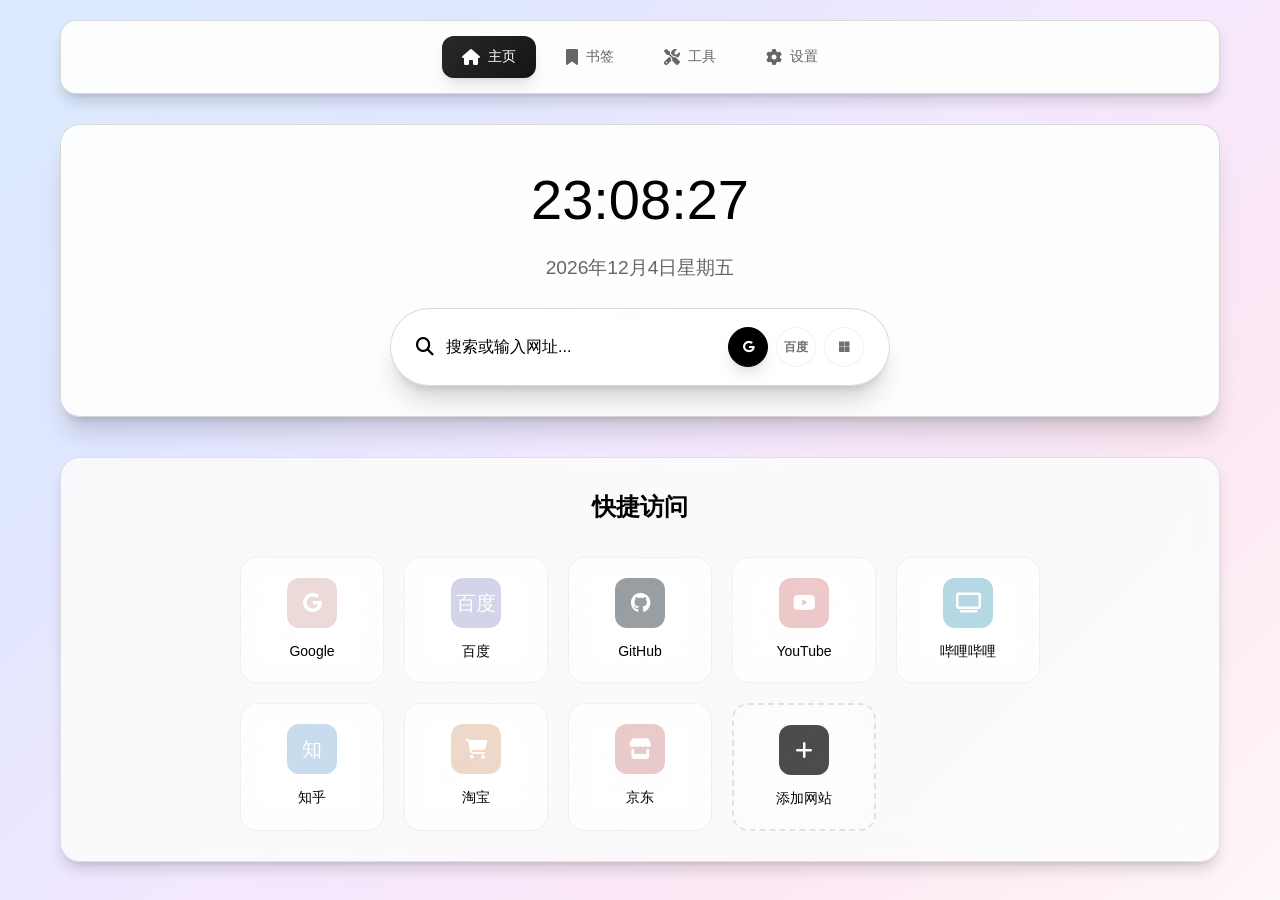
<file: index.html>
<!DOCTYPE html>
<html lang="zh-CN">
<head>
    <meta charset="UTF-8">
    <meta name="viewport" content="width=device-width, initial-scale=1.0">
    <title>New Tab</title>
    <!-- 网站图标 -->
    <link rel="icon" href="icon.png" type="image/png">
    <!-- 分布式CSS文件 -->
    <link rel="stylesheet" href="css/base.css">
    <link rel="stylesheet" href="css/navigation.css">
    <link rel="stylesheet" href="css/home.css">
    <link rel="stylesheet" href="css/pages.css">
    <link href="https://cdnjs.cloudflare.com/ajax/libs/font-awesome/6.4.0/css/all.min.css" rel="stylesheet">
</head>
<body>
    <div class="container">
        <!-- 顶部导航栏 -->
        <nav class="navbar">
            <div class="nav-buttons">
                <button class="nav-btn active" data-section="home">
                    <i class="fas fa-home"></i>
                    <span>主页</span>
                </button>
                <button class="nav-btn" data-section="bookmarks">
                    <i class="fas fa-bookmark"></i>
                    <span>书签</span>
                </button>
                <button class="nav-btn" data-section="tools">
                    <i class="fas fa-tools"></i>
                    <span>工具</span>
                </button>
                <button class="nav-btn" data-section="settings">
                    <i class="fas fa-cog"></i>
                    <span>设置</span>
                </button>
            </div>
        </nav>

        <!-- 主页内容 -->
        <div class="section active" id="home">
            <!-- 时间显示和搜索区域 -->
            <div class="time-display">
                <div class="time" id="current-time">00:00:00</div>
                <div class="date" id="current-date">2024年1月1日 星期一</div>
                <!-- 搜索区域 -->
                <div class="search-container">
                    <div class="search-box">
                        <i class="fas fa-search search-icon"></i>
                        <input type="text" id="search-input" placeholder="搜索或输入网址...">
                        <div class="search-engines">
                            <button class="engine-btn active" data-engine="google">
                                <i class="fab fa-google"></i>
                            </button>
                            <button class="engine-btn" data-engine="baidu">
                                百度
                            </button>
                            <button class="engine-btn" data-engine="bing">
                                <i class="fab fa-microsoft"></i>
                            </button>
                        </div>
                    </div>
                </div>
            </div>

            <!-- 快捷网址 -->
            <div class="quick-links">
                <h3>快捷访问</h3>
                <div class="links-grid">
                    <a href="https://www.google.com" class="link-card">
                        <div class="link-icon">
                            <i class="fab fa-google"></i>
                        </div>
                        <span>Google</span>
                    </a>
                    <a href="https://www.baidu.com" class="link-card">
                        <div class="link-icon">
                            百度
                        </div>
                        <span>百度</span>
                    </a>
                    <a href="https://github.com" class="link-card">
                        <div class="link-icon">
                            <i class="fab fa-github"></i>
                        </div>
                        <span>GitHub</span>
                    </a>
                    <a href="https://www.youtube.com" class="link-card">
                        <div class="link-icon">
                            <i class="fab fa-youtube"></i>
                        </div>
                        <span>YouTube</span>
                    </a>
                    <a href="https://www.bilibili.com" class="link-card">
                        <div class="link-icon">
                            <i class="fas fa-tv"></i>
                        </div>
                        <span>哔哩哔哩</span>
                    </a>
                    <a href="https://www.zhihu.com" class="link-card">
                        <div class="link-icon">
                            知
                        </div>
                        <span>知乎</span>
                    </a>
                    <a href="https://www.taobao.com" class="link-card">
                        <div class="link-icon">
                            <i class="fas fa-shopping-cart"></i>
                        </div>
                        <span>淘宝</span>
                    </a>
                    <a href="https://www.jd.com" class="link-card">
                        <div class="link-icon">
                            <i class="fas fa-store"></i>
                        </div>
                        <span>京东</span>
                    </a>
                </div>
            </div>
        </div>

        <!-- 书签页面 -->
        <div class="section" id="bookmarks">
            <h2>我的书签</h2>
            <div class="bookmark-categories">
                <div class="bookmark-category">
                    <h3>工作</h3>
                    <div class="bookmark-list">
                        <a href="#" class="bookmark-item">
                            <i class="fas fa-briefcase"></i>
                            <span>工作邮箱</span>
                        </a>
                        <a href="#" class="bookmark-item">
                            <i class="fas fa-calendar"></i>
                            <span>项目管理</span>
                        </a>
                    </div>
                </div>
                <div class="bookmark-category">
                    <h3>学习</h3>
                    <div class="bookmark-list">
                        <a href="#" class="bookmark-item">
                            <i class="fas fa-book"></i>
                            <span>在线教程</span>
                        </a>
                        <a href="#" class="bookmark-item">
                            <i class="fas fa-code"></i>
                            <span>编程资源</span>
                        </a>
                    </div>
                </div>
                <div class="bookmark-category">
                    <h3>娱乐</h3>
                    <div class="bookmark-list">
                        <a href="#" class="bookmark-item">
                            <i class="fas fa-music"></i>
                            <span>音乐平台</span>
                        </a>
                        <a href="#" class="bookmark-item">
                            <i class="fas fa-gamepad"></i>
                            <span>游戏网站</span>
                        </a>
                    </div>
                </div>
            </div>
        </div>

        <!-- 工具页面 -->
        <div class="section" id="tools">
            <h2>实用工具</h2>
            <div class="tools-grid">
                <div class="tool-card">
                    <i class="fas fa-calculator"></i>
                    <h3>计算器</h3>
                    <p>简易计算器工具</p>
                </div>
                <div class="tool-card">
                    <i class="fas fa-clock"></i>
                    <h3>番茄钟</h3>
                    <p>专注时间管理</p>
                </div>
                <div class="tool-card">
                    <i class="fas fa-palette"></i>
                    <h3>取色器</h3>
                    <p>颜色选择工具</p>
                </div>
                <div class="tool-card">
                    <i class="fas fa-qrcode"></i>
                    <h3>二维码生成</h3>
                    <p>快速生成二维码</p>
                </div>
            </div>
        </div>

        <!-- 设置页面 -->
        <div class="section" id="settings">
            <div class="settings-container">
                <div class="setting-group expanded" data-group="appearance">
                    <h3>外观设置</h3>
                    <div class="setting-item">
                        <label>显示秒数</label>
                        <input type="checkbox" class="show-seconds" checked>
                    </div>
                    <div class="setting-item">
                        <label>时间格式</label>
                        <select class="time-format-selector">
                            <option value="24">24小时制</option>
                            <option value="12">12小时制</option>
                        </select>
                    </div>
                    <div class="setting-item">
                        <label>背景样式</label>
                        <select class="bg-selector">
                            <option value="gradient">渐变色</option>
                            <option value="solid">纯色</option>
                        </select>
                    </div>
                    <div class="setting-item color-picker-container" id="color-picker-container" style="display: none;">
                        <label>背景颜色</label>
                        <div class="color-picker-wrapper">
                            <div class="color-preview" id="color-preview"></div>
                            <input type="color" id="color-picker" class="color-picker-input" value="#f8fafc">
                            <div class="preset-colors" id="preset-colors">
                                <div class="preset-color" data-color="#f8fafc" style="background-color: #f8fafc;"></div>
                                <div class="preset-color" data-color="#ffffff" style="background-color: #ffffff;"></div>
                                <div class="preset-color" data-color="#f1f5f9" style="background-color: #f1f5f9;"></div>
                                <div class="preset-color" data-color="#e2e8f0" style="background-color: #e2e8f0;"></div>
                                <div class="preset-color" data-color="#cbd5e1" style="background-color: #cbd5e1;"></div>
                                <div class="preset-color" data-color="#94a3b8" style="background-color: #94a3b8;"></div>
                                <div class="preset-color" data-color="#64748b" style="background-color: #64748b;"></div>
                                <div class="preset-color" data-color="#475569" style="background-color: #475569;"></div>
                                <div class="preset-color" data-color="#334155" style="background-color: #334155;"></div>
                                <div class="preset-color" data-color="#1e293b" style="background-color: #1e293b;"></div>
                                <div class="preset-color" data-color="#0f172a" style="background-color: #0f172a;"></div>
                                <div class="preset-color" data-color="#3b82f6" style="background-color: #3b82f6;"></div>
                                <div class="preset-color" data-color="#10b981" style="background-color: #10b981;"></div>
                                <div class="preset-color" data-color="#f59e0b" style="background-color: #f59e0b;"></div>
                                <div class="preset-color" data-color="#ef4444" style="background-color: #ef4444;"></div>
                                <div class="preset-color" data-color="#8b5cf6" style="background-color: #8b5cf6;"></div>
                            </div>
                        </div>
                    </div>
                </div>
                <div class="setting-group expanded" data-group="functionality">
                    <h3>功能设置</h3>
                    <div class="setting-item">
                        <label>搜索引擎</label>
                        <select class="search-engine-selector">
                            <option value="google">Google</option>
                            <option value="baidu">百度</option>
                            <option value="bing">必应</option>
                            <option value="duckduckgo">DuckDuckGo</option>
                        </select>
                    </div>
                    <div class="setting-item">
                        <label>显示书签栏</label>
                        <input type="checkbox" class="show-bookmarks" checked>
                    </div>
                    <div class="setting-item">
                        <label>显示工具卡片</label>
                        <input type="checkbox" class="show-tools" checked>
                    </div>
                </div>
            </div>
        </div>
    </div>

    <!-- 分布式JavaScript文件 -->
    <script src="js/utils.js"></script>
    <script src="js/core.js"></script>
    <script src="js/navigation.js"></script>
    <script src="js/search.js"></script>
    <script src="js/time.js"></script>
    <script src="js/shortcuts.js"></script>
    <script src="js/bookmarks.js"></script>
    <script src="js/settings.js"></script>
</body>
</html>
</file>
<file: css/base.css>
/* 基础样式和变量定义 */
/* 全局重置和基础样式 */
* {
    margin: 0;
    padding: 0;
    box-sizing: border-box;
}

:root {
    /* 黑白配色方案 - 极简主义设计 */
    --brand-primary: #000000;        /* 主品牌色 - 纯黑 */
    --brand-secondary: #333333;      /* 辅助品牌色 - 深灰 */
    --brand-tertiary: #666666;       /* 第三级品牌色 - 中灰 */
    
    /* 中性色阶 - 黑白灰阶 */
    --neutral-50: #ffffff;
    --neutral-100: #f8f8f8;
    --neutral-200: #f0f0f0;
    --neutral-300: #e0e0e0;
    --neutral-400: #cccccc;
    --neutral-500: #999999;
    --neutral-600: #666666;
    --neutral-700: #444444;
    --neutral-800: #2a2a2a;
    --neutral-900: #1a1a1a;
    
    /* 语义色彩 - 黑白版本 */
    --success-50: #f8f8f8;
    --success-500: #333333;
    --success-600: #2a2a2a;
    --success-700: #1a1a1a;
    
    --warning-50: #ffffff;
    --warning-500: #000000;
    --warning-600: #333333;
    --warning-700: #1a1a1a;
    
    --error-50: #ffffff;
    --error-500: #000000;
    --error-600: #333333;
    --error-700: #1a1a1a;
    
    /* 黑白主题配色 - 极简设计 */
    --bg-primary: linear-gradient(135deg, #ffffff 0%, #f8f8f8 25%, #f0f0f0 50%, #e8e8e8 75%, #e0e0e0 100%);
    --bg-secondary: rgba(255, 255, 255, 0.9);
    --bg-card: rgba(255, 255, 255, 0.8);
    --bg-glass: rgba(255, 255, 255, 0.7);
    --bg-glass-light: rgba(255, 255, 255, 0.5);
    --bg-glass-strong: rgba(255, 255, 255, 0.9);
    --bg-surface: #ffffff;
    --bg-overlay: rgba(0, 0, 0, 0.08);
    
    /* 文本颜色 - 黑白对比 */
    --text-primary: #000000;         /* 主文本 - 纯黑 */
    --text-secondary: #333333;       /* 次要文本 - 深灰 */
    --text-tertiary: #666666;        /* 第三级文本 - 中灰 */
    --text-inverse: #ffffff;         /* 反色文本 - 纯白 */
    --text-muted: #999999;          /* 弱化文本 - 浅灰 */
    
    /* 边框和分割线 - 黑白灰 */
    --border-light: rgba(0, 0, 0, 0.1);
    --border-medium: rgba(0, 0, 0, 0.2);
    --border-strong: rgba(0, 0, 0, 0.3);
    --border-accent: rgba(0, 0, 0, 0.4);
    
    /* 阴影系统 - 黑白灰阴影 */
    --shadow-xs: 0 1px 2px 0 rgba(0, 0, 0, 0.1);
    --shadow-sm: 0 1px 3px 0 rgba(0, 0, 0, 0.15), 0 1px 2px -1px rgba(0, 0, 0, 0.15);
    --shadow-md: 0 4px 6px -1px rgba(0, 0, 0, 0.15), 0 2px 4px -2px rgba(0, 0, 0, 0.15);
    --shadow-lg: 0 10px 15px -3px rgba(0, 0, 0, 0.15), 0 4px 6px -4px rgba(0, 0, 0, 0.15);
    --shadow-xl: 0 20px 25px -5px rgba(0, 0, 0, 0.15), 0 8px 10px -6px rgba(0, 0, 0, 0.15);
    --shadow-2xl: 0 25px 50px -12px rgba(0, 0, 0, 0.25);
    --shadow-glass: 0 8px 32px rgba(0, 0, 0, 0.1);
    --shadow-colored: 0 10px 15px -3px rgba(0, 0, 0, 0.1), 0 4px 6px -4px rgba(0, 0, 0, 0.1);
    
    /* 交互状态色彩 - 黑白版本 */
    --accent-color: var(--brand-primary);
    --hover-color: var(--brand-secondary);
    --active-color: var(--brand-tertiary);
    --focus-color: var(--brand-primary);
    --success-color: var(--success-500);
    --warning-color: var(--warning-500);
    --error-color: var(--error-500);
    
    /* 玻璃态效果变量 - 黑白版本 */
    --glass-backdrop: blur(20px) saturate(0%);
    --glass-backdrop-light: blur(16px) saturate(0%);
    --glass-backdrop-strong: blur(28px) saturate(0%);
    --glass-border: 1px solid rgba(0, 0, 0, 0.1);
    --glass-border-light: 1px solid rgba(0, 0, 0, 0.05);
    --glass-border-strong: 1px solid rgba(0, 0, 0, 0.15);
    --glass-highlight: linear-gradient(135deg, rgba(255, 255, 255, 0.3) 0%, rgba(255, 255, 255, 0.1) 50%, rgba(255, 255, 255, 0.05) 100%);
    --glass-highlight-light: linear-gradient(135deg, rgba(255, 255, 255, 0.2) 0%, rgba(255, 255, 255, 0.05) 100%);
    --glass-highlight-strong: linear-gradient(135deg, rgba(255, 255, 255, 0.4) 0%, rgba(255, 255, 255, 0.15) 50%, rgba(255, 255, 255, 0.08) 100%);
}

body {
    font-family: 'SF Pro Display', -apple-system, BlinkMacSystemFont, 'Segoe UI', Roboto, sans-serif;
    background: var(--bg-primary);
    color: var(--text-primary);
    min-height: 100vh;
    overflow-x: hidden;
    line-height: 1.6;
}

.container {
    max-width: 1200px;
    margin: 0 auto;
    padding: 20px;
    min-height: 100vh;
}

/* 玻璃态基础样式 - 静态版 */
.glass-effect {
    background: var(--bg-glass);
    backdrop-filter: var(--glass-backdrop);
    -webkit-backdrop-filter: var(--glass-backdrop);
    border: var(--glass-border);
    position: relative;
}

.glass-effect::before {
    content: '';
    position: absolute;
    top: 0;
    left: 0;
    right: 0;
    bottom: 0;
    background: var(--glass-highlight);
    border-radius: inherit;
    pointer-events: none;
    opacity: 0.8;
}

/* 轻量级毛玻璃效果 */
.glass-effect-light {
    background: var(--bg-glass-light);
    backdrop-filter: var(--glass-backdrop-light);
    -webkit-backdrop-filter: var(--glass-backdrop-light);
    border: var(--glass-border-light);
    position: relative;
}

.glass-effect-light::before {
    content: '';
    position: absolute;
    top: 0;
    left: 0;
    right: 0;
    bottom: 0;
    background: var(--glass-highlight-light);
    border-radius: inherit;
    pointer-events: none;
    opacity: 0.6;
}

/* 强化毛玻璃效果 */
.glass-effect-strong {
    background: var(--bg-glass-strong);
    backdrop-filter: var(--glass-backdrop-strong);
    -webkit-backdrop-filter: var(--glass-backdrop-strong);
    border: var(--glass-border-strong);
    position: relative;
}

.glass-effect-strong::before {
    content: '';
    position: absolute;
    top: 0;
    left: 0;
    right: 0;
    bottom: 0;
    background: var(--glass-highlight-strong);
    border-radius: inherit;
    pointer-events: none;
    opacity: 0.9;
}

/* 选择状态 */
::selection {
    background: var(--accent-color);
    color: var(--text-inverse);
}

/* 滚动条样式 */
::-webkit-scrollbar {
    width: 8px;
}

::-webkit-scrollbar-track {
    background: transparent;
}

::-webkit-scrollbar-thumb {
    background: var(--accent-color);
    border-radius: 4px;
}

::-webkit-scrollbar-thumb:hover {
    background: var(--hover-color);
}

/* 玻璃态增强效果 - 静态版 */
.glass-morphism {
    background: var(--bg-glass);
    backdrop-filter: var(--glass-backdrop);
    -webkit-backdrop-filter: var(--glass-backdrop);
    border: var(--glass-border);
    box-shadow: var(--shadow-glass);
    position: relative;
}

.glass-morphism::before {
    content: '';
    position: absolute;
    top: 0;
    left: 0;
    right: 0;
    bottom: 0;
    background: var(--glass-highlight);
    border-radius: inherit;
    pointer-events: none;
    opacity: 0.8;
}
</file>
<file: css/navigation.css>
/* 导航栏相关样式 */

.navbar {
    background: var(--bg-glass-strong);
    backdrop-filter: var(--glass-backdrop-strong);
    -webkit-backdrop-filter: var(--glass-backdrop-strong);
    border-radius: 16px;
    padding: 15px 20px;
    margin-bottom: 30px;
    box-shadow: var(--shadow-lg);
    border: var(--glass-border-strong);
    position: relative;
    overflow: hidden;
}

.navbar::before {
    content: '';
    position: absolute;
    top: 0;
    left: 0;
    right: 0;
    height: 1px;
    background: var(--glass-highlight-strong);
    opacity: 0.8;
}

.nav-buttons {
    display: flex;
    gap: 10px;
    justify-content: center;
    flex-wrap: wrap;
}

.nav-btn {
    display: flex;
    align-items: center;
    gap: 8px;
    padding: 12px 20px;
    background: transparent;
    border: none;
    border-radius: 12px;
    color: var(--text-tertiary);
    cursor: pointer;
    font-size: 14px;
    font-weight: 500;
    position: relative;
    overflow: hidden;
    transform-origin: center;
    user-select: none;
    -webkit-user-select: none;
    -moz-user-select: none;
    -ms-user-select: none;
}

.nav-btn::before {
    content: '';
    position: absolute;
    top: 0;
    left: 0;
    right: 0;
    bottom: 0;
    background: var(--glass-highlight-light);
    border-radius: inherit;
    pointer-events: none;
    opacity: 0;
}



/* 悬停效果已禁用 */

.nav-btn.active {
    background: var(--accent-color);
    color: var(--text-inverse);
    box-shadow: var(--shadow-colored);
    backdrop-filter: none;
    -webkit-backdrop-filter: none;
}

.nav-btn.active::before {
    background: linear-gradient(135deg, rgba(255, 255, 255, 0.2) 0%, rgba(255, 255, 255, 0.1) 100%);
    opacity: 0.8;
}

/* 点击反馈效果已禁用 */

.nav-btn i {
    font-size: 16px;
}

/* 聚焦状态 - 修复点击后变白的问题 */
.nav-btn:focus {
    outline: none;
}

.nav-btn:focus-visible {
    outline: 2px solid var(--accent-color);
    outline-offset: 2px;
}

/* 为激活状态的按钮设置正确的焦点样式 */
.nav-btn.active:focus {
    background: var(--accent-color);
    color: var(--text-inverse);
}

/* 非激活状态按钮的焦点样式 */
.nav-btn:not(.active):focus {
    background: var(--bg-glass);
    color: var(--accent-color);
}



/* 响应式导航 - 优化毛玻璃效果 */
@media (max-width: 768px) {
    .nav-buttons {
        justify-content: center;
    }
    
    .nav-btn span {
        display: none;
    }
    
    .nav-btn {
        padding: 12px;
        min-width: 44px;
        justify-content: center;
    }
    
    /* 移动设备上减少毛玻璃效果强度以提升性能 */
    .navbar {
        backdrop-filter: var(--glass-backdrop-light);
        -webkit-backdrop-filter: var(--glass-backdrop-light);
    }
    
    .nav-btn:hover {
        backdrop-filter: blur(8px);
        -webkit-backdrop-filter: blur(8px);
    }
}

@media (max-width: 480px) {
    .nav-btn {
        padding: 10px 12px;
        min-width: 50px;
    }
}
</file>
<file: css/home.css>
/* 主页相关样式 */

/* 内容区域 */
.section {
    display: none;
}

.section.active {
    display: block;
}

/* 时间显示 - 增强毛玻璃效果 */
.time-display {
    text-align: center;
    margin-bottom: 40px;
    padding: 30px;
    background: var(--bg-glass-strong);
    border-radius: 20px;
    backdrop-filter: var(--glass-backdrop-strong);
    -webkit-backdrop-filter: var(--glass-backdrop-strong);
    box-shadow: var(--shadow-xl);
    border: var(--glass-border-strong);
    position: relative;
    overflow: visible;
}

.time-display::before {
    content: '';
    position: absolute;
    top: 0;
    left: 0;
    right: 0;
    bottom: 0;
    background: var(--glass-highlight-strong);
    border-radius: inherit;
    pointer-events: none;
    opacity: 0.7;
}


.time {
    font-size: 3.5rem;
    font-weight: 300;
    color: var(--text-primary);
    margin-bottom: 8px;
    font-feature-settings: 'tnum';
    position: relative;
    z-index: 1;
}

.date {
    font-size: 1.2rem;
    color: var(--text-tertiary);
    font-weight: 400;
    position: relative;
    z-index: 1;
}

/* 搜索区域 */
.search-container {
    margin-top: 25px;
    margin-bottom: 0;
}

.search-box {
    position: relative;
    max-width: 500px;
    margin: 0 auto;
    background: var(--bg-glass);
    border-radius: 50px;
    padding: 18px 25px;
    box-shadow: var(--shadow-lg);
    border: var(--glass-border);
    backdrop-filter: var(--glass-backdrop);
    -webkit-backdrop-filter: var(--glass-backdrop);
    display: flex;
    align-items: center;
    gap: 12px;
    overflow: hidden;
}

.search-box::before {
    content: '';
    position: absolute;
    top: 0;
    left: 0;
    right: 0;
    bottom: 0;
    background: var(--glass-highlight);
    border-radius: inherit;
    pointer-events: none;
    opacity: 0.6;
}

.search-box:focus-within {
    background: var(--bg-glass-strong);
    border: var(--glass-border-strong);
    backdrop-filter: var(--glass-backdrop-strong);
    -webkit-backdrop-filter: var(--glass-backdrop-strong);
    box-shadow: var(--shadow-xl);
}

.search-box:focus-within::before {
    opacity: 0.8;
}

.search-icon {
    color: var(--text-tertiary);
    font-size: 18px;
    z-index: 1;
    position: relative;
}

.search-box:focus-within .search-icon {
    color: var(--accent-color);
}

#search-input {
    flex: 1;
    border: none;
    outline: none;
    background: transparent;
    font-size: 16px;
    color: var(--text-primary);
    font-weight: 400;
    z-index: 1;
    position: relative;
}

#search-input::placeholder {
    color: var(--text-muted);
}

#search-input:focus::placeholder {
    color: var(--accent-color);
}

.search-engines {
    display: flex;
    gap: 8px;
    z-index: 1;
    position: relative;
}

.engine-btn {
    width: 40px;
    height: 40px;
    border: var(--glass-border-light);
    border-radius: 50%;
    background: var(--bg-glass-light);
    backdrop-filter: var(--glass-backdrop-light);
    -webkit-backdrop-filter: var(--glass-backdrop-light);
    color: var(--text-tertiary);
    cursor: pointer;
    display: flex;
    align-items: center;
    justify-content: center;
    font-size: 12px;
    font-weight: bold;
    position: relative;
    overflow: hidden;
    user-select: none;
    -webkit-user-select: none;
    -moz-user-select: none;
    -ms-user-select: none;
}

.engine-btn::before {
    content: '';
    position: absolute;
    top: 0;
    left: 0;
    right: 0;
    bottom: 0;
    background: var(--glass-highlight-light);
    border-radius: inherit;
    pointer-events: none;
    opacity: 0.5;
}

/* 悬停效果已禁用 */

.engine-btn.active {
    background: var(--accent-color);
    color: var(--text-inverse);
    border-color: var(--accent-color);
    box-shadow: var(--shadow-colored);
    backdrop-filter: none;
    -webkit-backdrop-filter: none;
}

.engine-btn.active::before {
    opacity: 0;
}

/* 快捷链接 - 增强毛玻璃效果 */
.quick-links {
    background: var(--bg-glass);
    border-radius: 20px;
    padding: 30px;
    backdrop-filter: var(--glass-backdrop);
    -webkit-backdrop-filter: var(--glass-backdrop);
    box-shadow: var(--shadow-lg);
    border: var(--glass-border);
    position: relative;
    overflow: hidden;
}

.quick-links::before {
    content: '';
    position: absolute;
    top: 0;
    left: 0;
    right: 0;
    bottom: 0;
    background: var(--glass-highlight);
    border-radius: inherit;
    pointer-events: none;
    opacity: 0.5;
}

/* 悬停效果已禁用 */



.quick-links h3 {
    text-align: center;
    margin-bottom: 30px;
    color: var(--text-primary);
    font-size: 1.5rem;
    font-weight: 600;
    position: relative;
    z-index: 1;
}

.links-grid {
    display: grid;
    grid-template-columns: repeat(auto-fit, minmax(120px, 1fr));
    gap: 20px;
    max-width: 800px;
    margin: 0 auto;
    position: relative;
    z-index: 1;
}

.link-card {
    display: flex;
    flex-direction: column;
    align-items: center;
    padding: 20px 15px;
    background: var(--bg-glass-light);
    border-radius: 16px;
    text-decoration: none;
    color: var(--text-primary);
    border: var(--glass-border-light);
    backdrop-filter: var(--glass-backdrop-light);
    -webkit-backdrop-filter: var(--glass-backdrop-light);
    position: relative;
    overflow: hidden;
    transform-origin: center;
    user-select: none;
    -webkit-user-select: none;
    -moz-user-select: none;
    -ms-user-select: none;
}

.link-card::before {
    content: '';
    position: absolute;
    top: 0;
    left: 0;
    right: 0;
    bottom: 0;
    background: var(--glass-highlight-light);
    border-radius: inherit;
    pointer-events: none;
    opacity: 0.6;
}

.link-icon {
    width: 50px;
    height: 50px;
    border-radius: 12px;
    background: var(--accent-color);
    display: flex;
    align-items: center;
    justify-content: center;
    margin-bottom: 12px;
    font-size: 20px;
    color: var(--text-inverse);
    position: relative;
    z-index: 1;
}

.link-card span {
    font-size: 14px;
    font-weight: 500;
    text-align: center;
    position: relative;
    z-index: 1;
}

/* 快捷网站管理操作按钮 */
.shortcut-actions {
    position: absolute;
    top: 8px;
    right: 8px;
    display: flex;
    gap: 4px;
    opacity: 0;
    z-index: 10;
}

.edit-shortcut,
.delete-shortcut {
    width: 24px;
    height: 24px;
    border: none;
    border-radius: 4px;
    background: rgba(0, 0, 0, 0.6);
    color: white;
    font-size: 10px;
    display: flex;
    align-items: center;
    justify-content: center;
    cursor: pointer;
}


/* 添加网站按钮样式 */
.add-shortcut-btn {
    cursor: pointer;
    border: 2px dashed var(--border-light);
    background: transparent !important;
}

/* 响应式设计 - 优化毛玻璃效果 */
@media (max-width: 768px) {
    .time {
        font-size: 2.5rem;
    }
    
    .date {
        font-size: 1rem;
    }
    
    .search-box {
        padding: 15px 20px;
        flex-direction: column;
        gap: 15px;
    }
    
    .search-engines {
        justify-content: center;
    }
    
    .links-grid {
        grid-template-columns: repeat(auto-fit, minmax(100px, 1fr));
        gap: 15px;
    }
    
    /* 移动设备上减少毛玻璃效果强度以提升性能 */
    .time-display,
    .search-box,
    .quick-links {
        backdrop-filter: var(--glass-backdrop-light);
        -webkit-backdrop-filter: var(--glass-backdrop-light);
    }
    
    .link-card {
        backdrop-filter: blur(8px);
        -webkit-backdrop-filter: blur(8px);
    }
}

@media (max-width: 480px) {
    .time {
        font-size: 2rem;
    }
    
    .links-grid {
        grid-template-columns: repeat(auto-fit, minmax(80px, 1fr));
    }
}
</file>
<file: css/pages.css>
/* 其他页面样式 - 书签、工具、设置 */

/* 页面标题样式 - 增强毛玻璃效果 */
.section h2 {
    text-align: center;
    font-size: 2rem;
    font-weight: 600;
    color: var(--text-primary);
    margin-bottom: 20px;
    padding: 20px;
    background: var(--bg-glass-strong);
    border-radius: 16px;
    backdrop-filter: var(--glass-backdrop-strong);
    -webkit-backdrop-filter: var(--glass-backdrop-strong);
    box-shadow: var(--shadow-lg);
    border: var(--glass-border-strong);
    position: relative;
    overflow: hidden;
}

.section h2::before {
    content: '';
    position: absolute;
    top: 0;
    left: 0;
    right: 0;
    bottom: 0;
    background: var(--glass-highlight-strong);
    border-radius: inherit;
    pointer-events: none;
    opacity: 0.6;
}

/* 悬停效果已禁用 */



/* 书签页面 */
.bookmark-categories {
    display: grid;
    gap: 30px;
    margin-top: 30px;
}

.bookmark-category {
    background: var(--bg-glass);
    border-radius: 16px;
    padding: 25px;
    backdrop-filter: var(--glass-backdrop);
    -webkit-backdrop-filter: var(--glass-backdrop);
    box-shadow: var(--shadow-lg);
    border: var(--glass-border);
    position: relative;
    overflow: hidden;
}

.bookmark-category::before {
    content: '';
    position: absolute;
    top: 0;
    left: 0;
    right: 0;
    bottom: 0;
    background: var(--glass-highlight);
    border-radius: inherit;
    pointer-events: none;
    opacity: 0.5;
}

/* 悬停效果已禁用 */



.bookmark-category h3 {
    margin-bottom: 20px;
    color: var(--accent-color);
    font-size: 1.2rem;
    font-weight: 600;
    position: relative;
    z-index: 1;
}

.bookmark-list {
    display: grid;
    gap: 12px;
    position: relative;
    z-index: 1;
}

.bookmark-item {
    display: flex;
    align-items: center;
    gap: 12px;
    padding: 12px 16px;
    background: var(--bg-glass-light);
    border-radius: 12px;
    text-decoration: none;
    color: var(--text-primary);
    border: var(--glass-border-light);
    backdrop-filter: var(--glass-backdrop-light);
    -webkit-backdrop-filter: var(--glass-backdrop-light);
    position: relative;
    overflow: hidden;
    user-select: none;
    -webkit-user-select: none;
    -moz-user-select: none;
    -ms-user-select: none;
}

.bookmark-item::before {
    content: '';
    position: absolute;
    top: 0;
    left: 0;
    right: 0;
    bottom: 0;
    background: var(--glass-highlight-light);
    border-radius: inherit;
    pointer-events: none;
    opacity: 0.6;
}



/* 悬停效果已禁用 */

/* 点击反馈效果已禁用 */

.bookmark-item i {
    font-size: 16px;
    width: 20px;
    text-align: center;
    position: relative;
    z-index: 1;
}

.bookmark-item span {
    position: relative;
    z-index: 1;
}

/* 书签管理样式 */
.bookmarks-header {
    display: flex;
    justify-content: space-between;
    align-items: center;
    margin-bottom: 30px;
    flex-wrap: wrap;
    gap: 20px;
}

.bookmarks-header h2 {
    margin: 0;
    color: var(--text-primary);
    font-size: 2rem;
    font-weight: 700;
}

.bookmarks-controls {
    display: flex;
    align-items: center;
    gap: 15px;
    flex-wrap: wrap;
}

.bookmark-search-container {
    position: relative;
    display: flex;
    align-items: center;
}

.bookmark-search-container .search-icon {
    position: absolute;
    left: 12px;
    color: var(--text-secondary);
    z-index: 1;
}

.bookmark-search-input {
    padding: 10px 12px 10px 40px;
    border: var(--glass-border);
    border-radius: 12px;
    background: var(--bg-glass-light);
    backdrop-filter: var(--glass-backdrop-light);
    -webkit-backdrop-filter: var(--glass-backdrop-light);
    color: var(--text-primary);
    font-size: 14px;
    width: 250px;
}

.bookmark-search-input:focus {
    outline: none;
    border-color: var(--accent-color);
    box-shadow: 0 0 0 3px rgba(59, 130, 246, 0.1);
}

.add-bookmark-btn,
.manage-categories-btn {
    display: flex;
    align-items: center;
    gap: 8px;
    padding: 10px 16px;
    background: var(--accent-color);
    color: white;
    border: none;
    border-radius: 12px;
    font-size: 14px;
    font-weight: 500;
    cursor: pointer;
    text-decoration: none;
}

/* 悬停效果已禁用 */

.category-header {
    display: flex;
    justify-content: space-between;
    align-items: center;
    margin-bottom: 20px;
    position: relative;
    z-index: 1;
}

.category-header h3 {
    margin: 0;
    font-size: 1.2rem;
    font-weight: 600;
    display: flex;
    align-items: center;
    gap: 8px;
}

.bookmark-count {
    font-size: 0.9rem;
    opacity: 0.7;
    font-weight: 400;
}

.category-actions {
    display: flex;
    gap: 8px;
    opacity: 0;
}

/* 悬停效果已禁用 */

.category-edit-btn,
.category-delete-btn {
    width: 32px;
    height: 32px;
    border: none;
    border-radius: 8px;
    background: var(--bg-glass-light);
    color: var(--text-secondary);
    cursor: pointer;
    display: flex;
    align-items: center;
    justify-content: center;
}

/* 悬停效果已禁用 */

.bookmark-category.drag-over {
    border-color: var(--accent-color);
    background: rgba(59, 130, 246, 0.1);
}

.bookmark-item.dragging {
    opacity: 0.5;
    transform: rotate(5deg);
}

.bookmark-content {
    flex: 1;
    min-width: 0;
}

.bookmark-title {
    font-weight: 500;
    font-size: 14px;
    white-space: nowrap;
    overflow: hidden;
    text-overflow: ellipsis;
    margin-bottom: 2px;
}

.bookmark-url {
    font-size: 12px;
    opacity: 0.7;
    white-space: nowrap;
    overflow: hidden;
    text-overflow: ellipsis;
}

.bookmark-description {
    font-size: 11px;
    opacity: 0.6;
    margin-top: 2px;
    white-space: nowrap;
    overflow: hidden;
    text-overflow: ellipsis;
}

.bookmark-actions {
    display: flex;
    gap: 4px;
    opacity: 0;
}

/* 悬停效果已禁用 */

.bookmark-edit-btn,
.bookmark-delete-btn {
    width: 28px;
    height: 28px;
    border: none;
    border-radius: 6px;
    background: rgba(255, 255, 255, 0.2);
    color: inherit;
    cursor: pointer;
    display: flex;
    align-items: center;
    justify-content: center;
    font-size: 12px;
}

/* 悬停效果已禁用 */

.bookmark-link {
    position: absolute;
    top: 0;
    left: 0;
    right: 0;
    bottom: 0;
    z-index: 1;
}

.bookmark-icon {
    font-size: 1.1rem;
    width: 20px;
    text-align: center;
    flex-shrink: 0;
    display: flex;
    align-items: center;
    justify-content: center;
}

.bookmark-icon-img {
    width: 16px;
    height: 16px;
    border-radius: 2px;
    object-fit: contain;
}

/* 模态框样式 */
.modal-overlay {
    position: fixed;
    top: 0;
    left: 0;
    right: 0;
    bottom: 0;
    background: rgba(0, 0, 0, 0.5);
    display: flex;
    align-items: center;
    justify-content: center;
    z-index: 10000;
    padding: 20px;
}

.modal {
    background: var(--bg-card);
    backdrop-filter: var(--glass-backdrop);
    -webkit-backdrop-filter: var(--glass-backdrop);
    border-radius: 16px;
    border: var(--glass-border);
    box-shadow: var(--shadow-xl);
    max-width: 500px;
    width: 100%;
    max-height: 90vh;
    overflow-y: auto;
}

.modal-header {
    display: flex;
    justify-content: space-between;
    align-items: center;
    padding: 20px 24px;
    border-bottom: 1px solid var(--border-color);
}

.modal-header h3 {
    margin: 0;
    color: var(--text-primary);
    font-size: 1.25rem;
    font-weight: 600;
}

.modal-close {
    background: none;
    border: none;
    font-size: 24px;
    color: var(--text-secondary);
    cursor: pointer;
    padding: 0;
    width: 32px;
    height: 32px;
    display: flex;
    align-items: center;
    justify-content: center;
    border-radius: 8px;
}

.modal-close:hover {
    background: var(--bg-secondary);
    color: var(--text-primary);
}

.modal-body {
    padding: 24px;
}

.modal-footer {
    display: flex;
    justify-content: flex-end;
    gap: 12px;
    padding: 20px 24px;
    border-top: 1px solid var(--border-color);
}

.form-group {
    margin-bottom: 20px;
}

.form-group label {
    display: block;
    margin-bottom: 8px;
    color: var(--text-primary);
    font-weight: 500;
    font-size: 14px;
}

.form-group input,
.form-group select,
.form-group textarea {
    width: 100%;
    padding: 10px 12px;
    border: var(--glass-border);
    border-radius: 8px;
    background: var(--bg-glass-light);
    backdrop-filter: var(--glass-backdrop-light);
    -webkit-backdrop-filter: var(--glass-backdrop-light);
    color: var(--text-primary);
    font-size: 14px;
}

.form-group input:focus,
.form-group select:focus,
.form-group textarea:focus {
    outline: none;
    border-color: var(--accent-color);
    box-shadow: 0 0 0 3px rgba(59, 130, 246, 0.1);
}

.form-group textarea {
    resize: vertical;
    min-height: 80px;
}

.btn {
    padding: 10px 20px;
    border: none;
    border-radius: 8px;
    font-size: 14px;
    font-weight: 500;
    cursor: pointer;
    text-decoration: none;
    display: inline-flex;
    align-items: center;
    justify-content: center;
    gap: 8px;
}

.btn-primary {
    background: var(--accent-color);
    color: white;
}

.btn-primary:hover {
    background: var(--accent-color-dark);
    transform: translateY(-1px);
    box-shadow: var(--shadow-md);
}

.btn-secondary {
    background: var(--bg-secondary);
    color: var(--text-primary);
    border: 1px solid var(--border-color);
}

.btn-secondary:hover {
    background: var(--bg-tertiary);
}

/* 分类管理样式 */
.categories-list {
    margin-bottom: 20px;
}

.category-item {
    display: flex;
    justify-content: space-between;
    align-items: center;
    padding: 12px;
    background: var(--bg-glass-light);
    border-radius: 8px;
    margin-bottom: 8px;
}

.category-item:hover {
    background: var(--bg-secondary);
}

.category-info {
    display: flex;
    align-items: center;
    gap: 12px;
}

.category-color {
    width: 16px;
    height: 16px;
    border-radius: 50%;
    flex-shrink: 0;
}

.category-details {
    flex: 1;
}

.category-name {
    font-weight: 500;
    color: var(--text-primary);
    margin-bottom: 2px;
}

.category-count {
    font-size: 12px;
    color: var(--text-secondary);
}

.add-category-btn {
    width: 100%;
    padding: 12px;
    background: var(--accent-color);
    color: white;
    border: none;
    border-radius: 8px;
    font-size: 14px;
    font-weight: 500;
    cursor: pointer;
    display: flex;
    align-items: center;
    justify-content: center;
    gap: 8px;
}

.add-category-btn:hover {
    background: var(--accent-color-dark);
    transform: translateY(-1px);
    box-shadow: var(--shadow-md);
}

/* 工具页面 */
.tools-grid {
    display: grid;
    grid-template-columns: repeat(auto-fit, minmax(250px, 1fr));
    gap: 25px;
    margin-top: 30px;
}

.tool-card {
    background: var(--bg-glass);
    border-radius: 16px;
    padding: 30px 25px;
    text-align: center;
    backdrop-filter: var(--glass-backdrop);
    -webkit-backdrop-filter: var(--glass-backdrop);
    box-shadow: var(--shadow-lg);
    border: var(--glass-border);
    cursor: pointer;
    position: relative;
    overflow: hidden;
    user-select: none;
    -webkit-user-select: none;
    -moz-user-select: none;
    -ms-user-select: none;
}

.tool-card::before {
    content: '';
    position: absolute;
    top: 0;
    left: 0;
    right: 0;
    bottom: 0;
    background: var(--glass-highlight);
    border-radius: inherit;
    pointer-events: none;
    opacity: 0.5;
}



/* 悬停效果已禁用 */

/* 点击反馈效果已禁用 */

.tool-card i {
    font-size: 2.5rem;
    color: var(--accent-color);
    margin-bottom: 15px;
    position: relative;
    z-index: 1;
}

/* 悬停效果已禁用 */

.tool-card h3 {
    margin-bottom: 10px;
    font-size: 1.2rem;
    font-weight: 600;
    position: relative;
    z-index: 1;
}

.tool-card p {
    color: var(--text-tertiary);
    font-size: 14px;
    line-height: 1.5;
    position: relative;
    z-index: 1;
}

/* 悬停效果已禁用 */

/* 设置页面 */
.settings-container {
    margin-top: 30px;
    display: grid;
    gap: 30px;
}

.setting-group {
    background: var(--bg-glass);
    border-radius: 16px;
    padding: 25px;
    backdrop-filter: var(--glass-backdrop);
    -webkit-backdrop-filter: var(--glass-backdrop);
    box-shadow: var(--shadow-lg);
    border: var(--glass-border);
    position: relative;
    overflow: visible;
    z-index: 1;
}

.setting-group::before {
    content: '';
    position: absolute;
    top: 0;
    left: 0;
    right: 0;
    bottom: 0;
    background: var(--glass-highlight);
    border-radius: inherit;
    pointer-events: none;
    opacity: 0.5;
}

/* 悬停效果已禁用 */



.setting-group h3 {
    margin-bottom: 20px;
    color: var(--accent-color);
    font-size: 1.2rem;
    font-weight: 600;
    position: relative;
    z-index: 1;
    user-select: none;
    -webkit-user-select: none;
    -moz-user-select: none;
    -ms-user-select: none;
}

/* 移除折叠功能 - 隐藏箭头图标 */
.setting-group h3::after {
    display: none;
}

/* 移除折叠功能 - 所有设置项默认显示 */
.setting-group .setting-item {
    display: flex;
}

.setting-item {
    display: flex;
    align-items: center;
    justify-content: space-between;
    margin-bottom: 20px;
    flex-wrap: wrap;
    gap: 15px;
    position: relative;
    z-index: 2;
    min-height: 44px;
}

.setting-item:last-child {
    margin-bottom: 0;
}

.setting-item label {
    font-weight: 500;
    color: var(--text-primary);
}



.bg-selector,
.search-engine-selector,
.time-format-selector {
    padding: 8px 12px;
    border: var(--glass-border-light);
    border-radius: 8px;
    background: var(--bg-glass-light);
    backdrop-filter: var(--glass-backdrop-light);
    -webkit-backdrop-filter: var(--glass-backdrop-light);
    color: var(--text-primary);
    font-size: 14px;
    min-width: 120px;
    position: relative;
    z-index: 3;
    user-select: none;
    -webkit-user-select: none;
    -moz-user-select: none;
    -ms-user-select: none;
}

/* 悬停效果已禁用 */

.bg-selector:focus,
.search-engine-selector:focus,
.time-format-selector:focus {
    outline: 2px solid var(--accent-color);
    outline-offset: 2px;
    background: var(--bg-glass-strong);
    border: var(--glass-border-strong);
    backdrop-filter: var(--glass-backdrop-strong);
    -webkit-backdrop-filter: var(--glass-backdrop-strong);
}

input[type="checkbox"] {
    width: 20px;
    height: 20px;
    accent-color: var(--accent-color);
    position: relative;
    z-index: 3;
    cursor: pointer;
}

/* 点击反馈效果已禁用 */

/* 点击反馈效果已禁用 */

/* 调色盘样式 */
.color-picker-container {
    flex-direction: column;
    align-items: flex-start;
    gap: 15px;
}

.color-picker-wrapper {
    display: flex;
    align-items: center;
    gap: 15px;
    flex-wrap: wrap;
}

.color-preview {
    width: 40px;
    height: 40px;
    border-radius: 8px;
    border: 2px solid var(--glass-border);
    background-color: #f8fafc;
    box-shadow: var(--shadow-sm);
    position: relative;
    overflow: hidden;
}

.color-preview::before {
    content: '';
    position: absolute;
    top: 0;
    left: 0;
    right: 0;
    bottom: 0;
    background: var(--glass-highlight-light);
    border-radius: inherit;
    pointer-events: none;
    opacity: 0.3;
}

/* 悬停效果已禁用 */

.color-picker-input {
    width: 40px;
    height: 40px;
    border: none;
    border-radius: 8px;
    cursor: pointer;
    background: transparent;
    position: relative;
    z-index: 3;
}

/* 悬停和点击效果已禁用 */

.preset-colors {
    display: grid;
    grid-template-columns: repeat(8, 1fr);
    gap: 8px;
    max-width: 320px;
}

.preset-color {
    width: 24px;
    height: 24px;
    border-radius: 6px;
    border: 2px solid var(--glass-border-light);
    cursor: pointer;
    position: relative;
    overflow: hidden;
    box-shadow: var(--shadow-xs);
}

.preset-color::before {
    content: '';
    position: absolute;
    top: 0;
    left: 0;
    right: 0;
    bottom: 0;
    background: var(--glass-highlight-light);
    border-radius: inherit;
    pointer-events: none;
    opacity: 0.3;
}

/* 悬停效果已禁用 */

.preset-color.active {
    border-color: var(--accent-color);
    box-shadow: 0 0 0 2px var(--accent-color);
    transform: scale(1.1);
}

.preset-color.active::before {
    opacity: 0;
}

/* 点击反馈效果已禁用 */

/* 响应式设计 - 调色盘 */
@media (max-width: 768px) {
    .color-picker-wrapper {
        flex-direction: column;
        align-items: flex-start;
        gap: 10px;
    }
    
    .preset-colors {
        grid-template-columns: repeat(6, 1fr);
        max-width: 240px;
    }
    
    .preset-color {
        width: 28px;
        height: 28px;
    }
}

/* 响应式设计 - 优化毛玻璃效果 */
@media (max-width: 768px) {
    .tools-grid {
        grid-template-columns: 1fr;
    }
    
    .setting-item {
        flex-direction: column;
        align-items: flex-start;
    }
    
    /* 移动设备上减少毛玻璃效果强度以提升性能 */
    .section h2,
    .bookmark-category,
    .tool-card,
    .setting-group {
        backdrop-filter: var(--glass-backdrop-light);
        -webkit-backdrop-filter: var(--glass-backdrop-light);
    }
    
    .bookmark-item {
        backdrop-filter: blur(8px);
        -webkit-backdrop-filter: blur(8px);
    }
}

/* 聚焦状态 */
#search-input:focus {
    outline: none;
}

button:focus {
    outline: 2px solid var(--accent-color);
    outline-offset: 2px;
}
</file>
